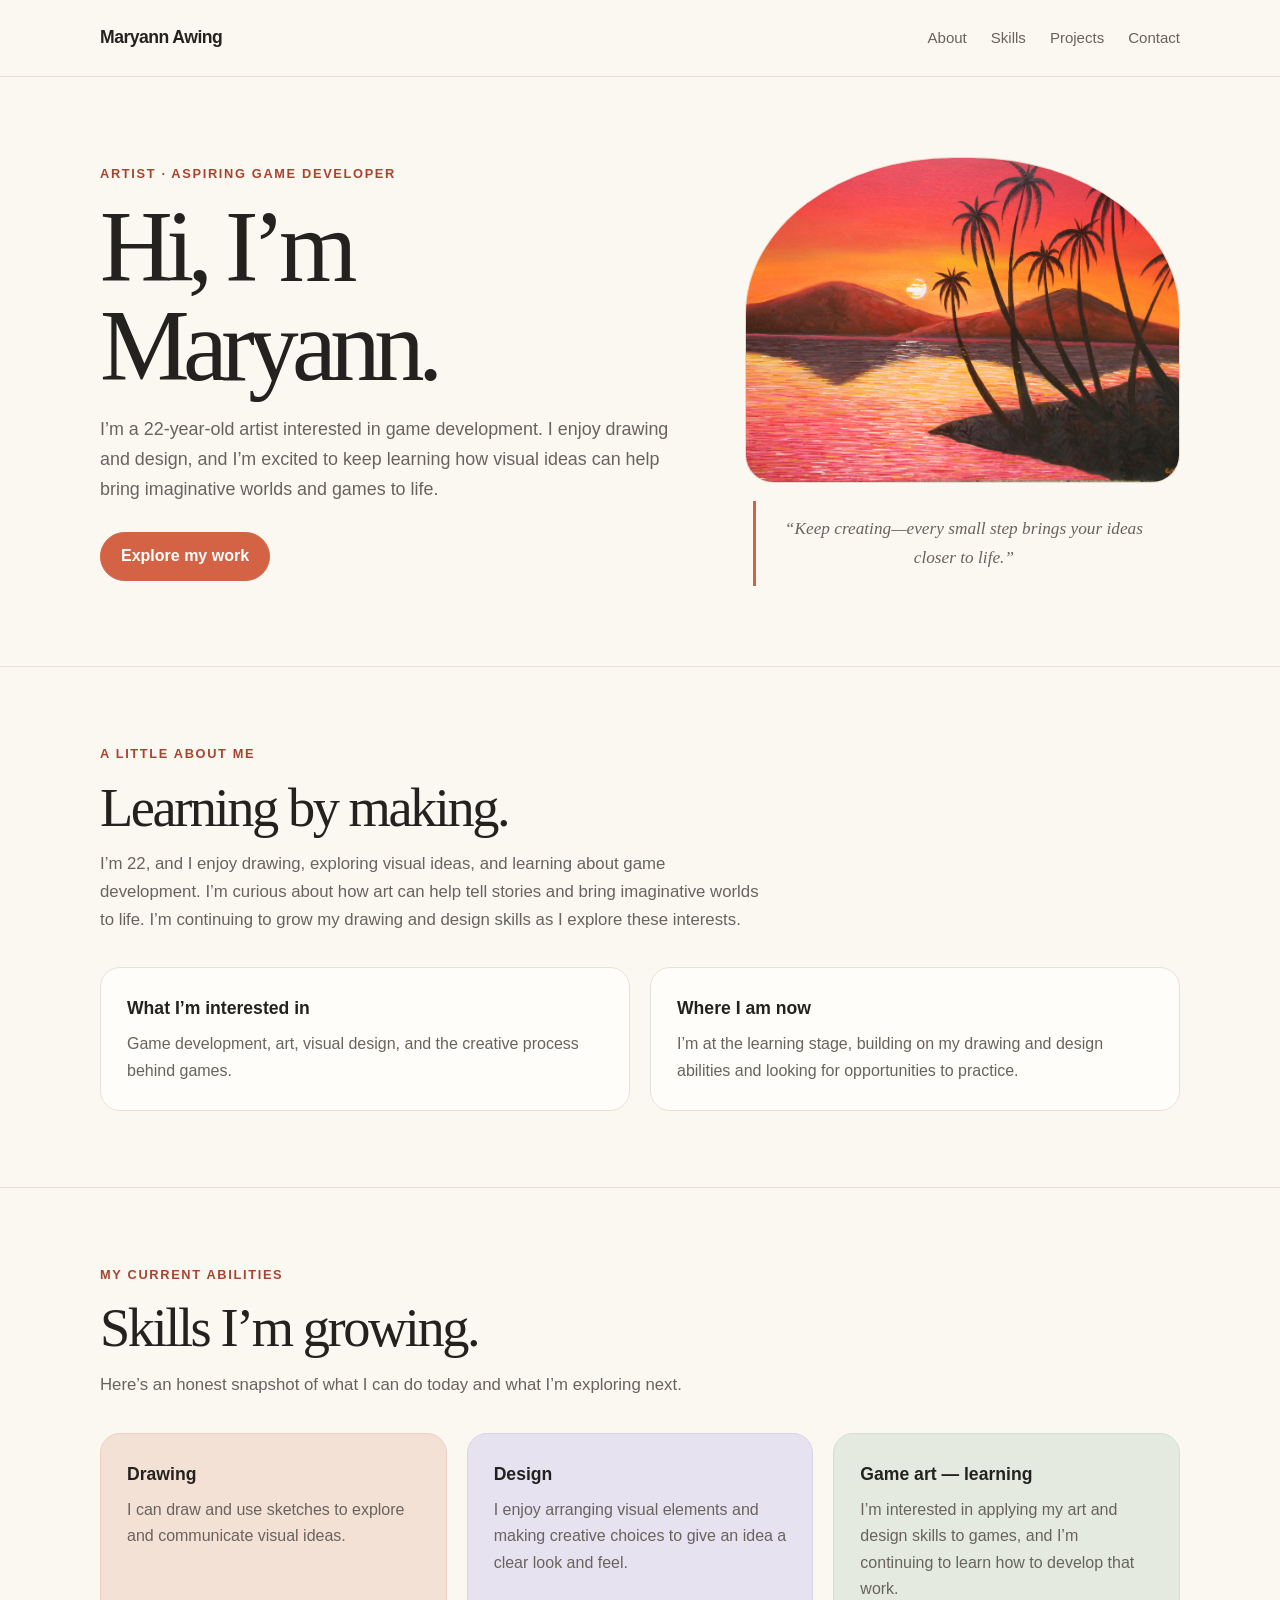
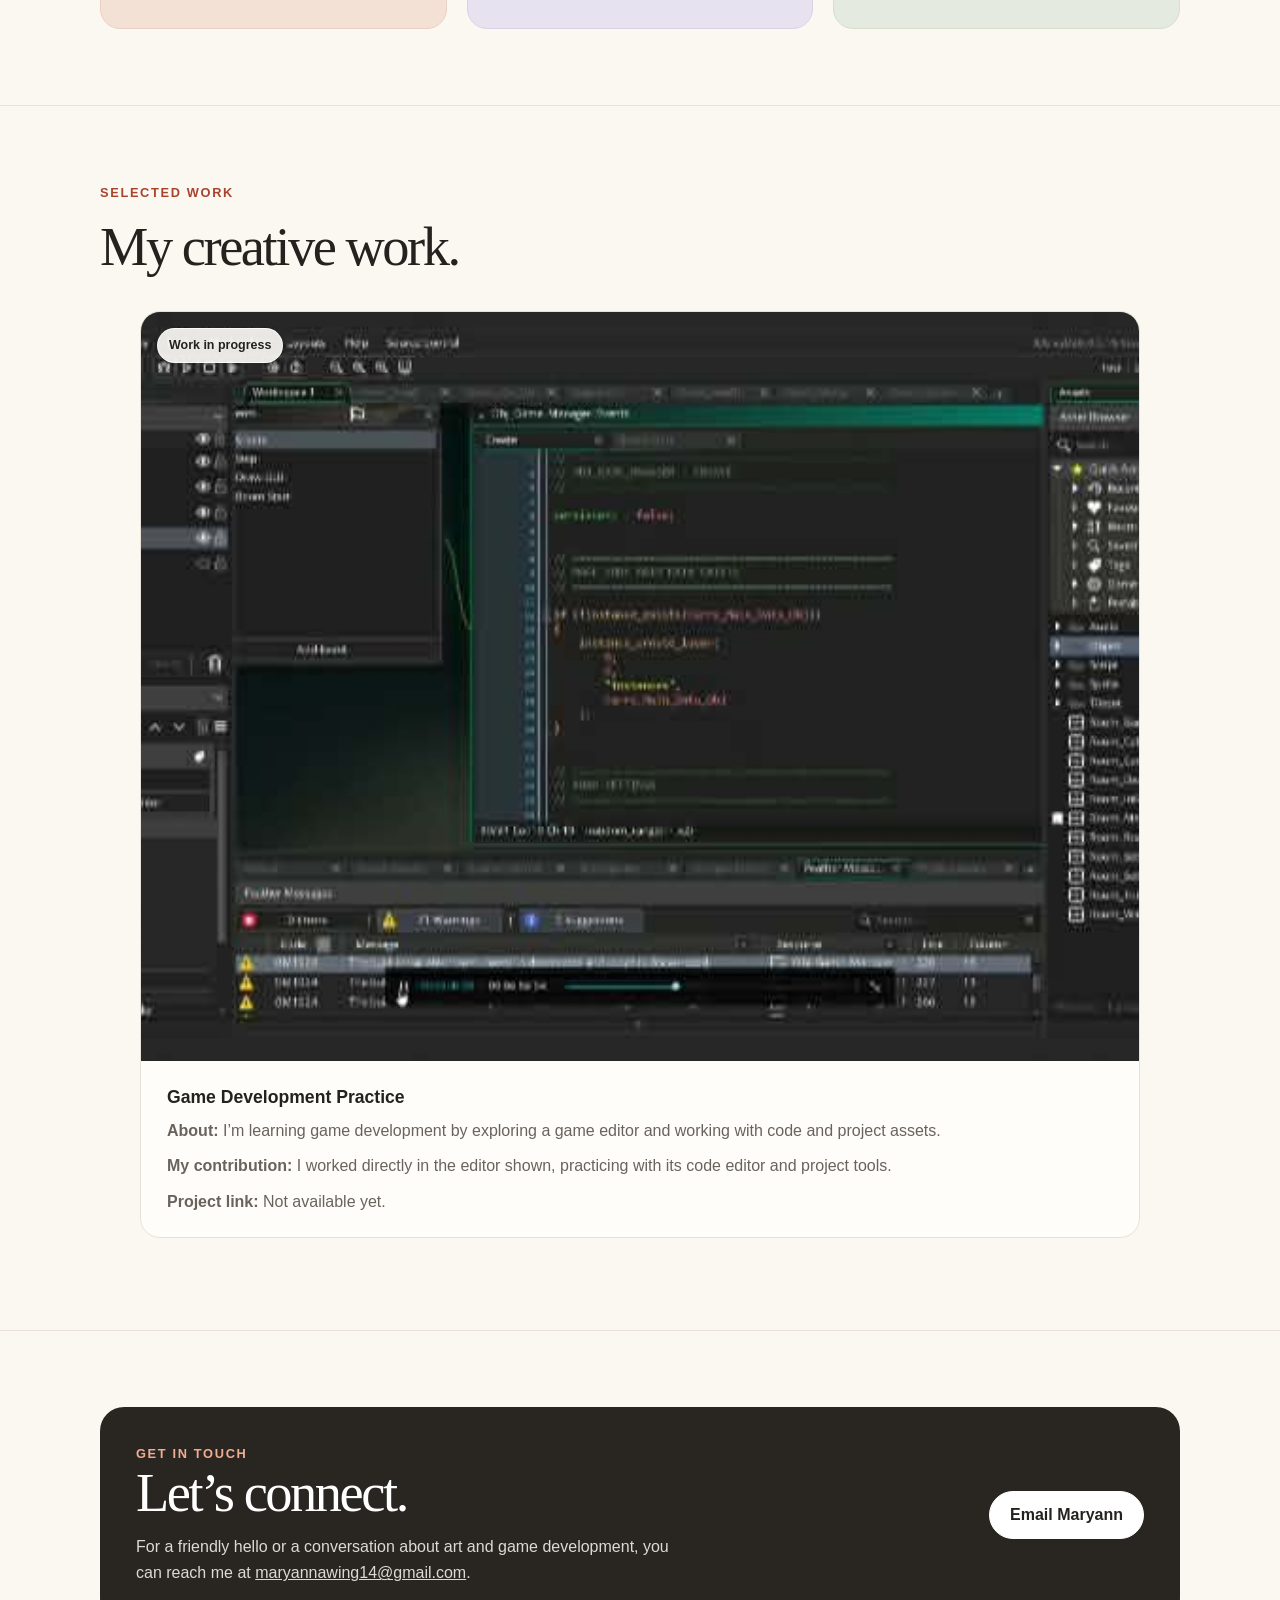
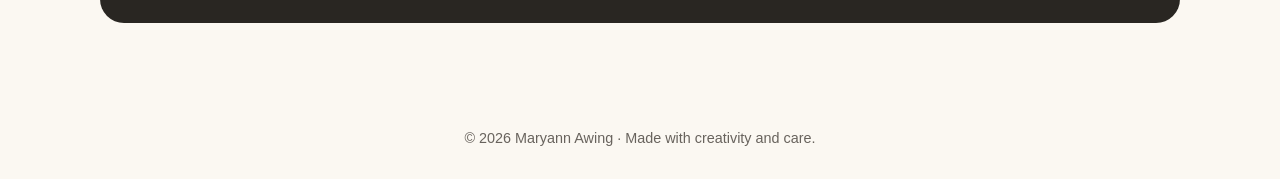
<file: index.html>
<!DOCTYPE html>
<html lang="en">
<head>
  <meta charset="UTF-8">
  <meta name="viewport" content="width=device-width, initial-scale=1">
  <meta name="description" content="The portfolio of Maryann Awing, an aspiring game developer and artist.">
  <title>Student Portfolio | Maryann Awing</title>
    <link rel="stylesheet" href="style.css">
</head>
<body>
  <header>
    <div class="topbar page-width">
      <a class="brand" href="#home">Maryann Awing</a>
      <nav aria-label="Main navigation">
        <a href="#about">About</a>
        <a href="#skills">Skills</a>
        <a href="#projects">Projects</a>
        <a href="#contact">Contact</a>
      </nav>
    </div>
  </header>

  <main>
    <section class="hero page-width" id="home">
      <div>
        <p class="eyebrow">Artist · Aspiring game developer</p>
        <h1>Hi, I’m Maryann.</h1>
        <p class="hero-copy">
          I’m a 22-year-old artist interested in game development. I enjoy drawing
          and design, and I’m excited to keep learning how visual ideas can help
          bring imaginative worlds and games to life.
        </p>
        <a class="button" href="#projects">Explore my work</a>
      </div>
      <div>
        <div class="art-card">
          <img src="maryann-nature-painting.png" alt="Maryann’s nature painting showing palm trees beside the water at sunset, photographed with a camera">
        </div>
        <p class="motivation-note">“Keep creating—every small step brings your ideas closer to life.”</p>
      </div>
    </section>

    <section class="section" id="about">
      <div class="page-width">
        <div class="section-heading">
          <p class="eyebrow">A little about me</p>
          <h2>Learning by making.</h2>
          <p class="about-copy">
            I’m 22, and I enjoy drawing, exploring visual ideas, and learning
            about game development. I’m curious about how art can help tell
            stories and bring imaginative worlds to life. I’m continuing to
            grow my drawing and design skills as I explore these interests.
          </p>
        </div>
        <div class="about-grid">
          <article class="info-card">
            <h3>What I’m interested in</h3>
            <p>Game development, art, visual design, and the creative process behind games.</p>
          </article>
          <article class="info-card">
            <h3>Where I am now</h3>
            <p>I’m at the learning stage, building on my drawing and design abilities and looking for opportunities to practice.</p>
          </article>
        </div>
      </div>
    </section>

    <section class="section" id="skills">
      <div class="page-width">
        <div class="section-heading">
          <p class="eyebrow">My current abilities</p>
          <h2>Skills I’m growing.</h2>
          <p class="section-intro">Here’s an honest snapshot of what I can do today and what I’m exploring next.</p>
        </div>
        <div class="skill-grid">
          <article class="skill-card">
            <h3>Drawing</h3>
            <p>I can draw and use sketches to explore and communicate visual ideas.</p>
          </article>
          <article class="skill-card">
            <h3>Design</h3>
            <p>I enjoy arranging visual elements and making creative choices to give an idea a clear look and feel.</p>
          </article>
          <article class="skill-card">
            <h3>Game art — learning</h3>
            <p>I’m interested in applying my art and design skills to games, and I’m continuing to learn how to develop that work.</p>
          </article>
        </div>
      </div>
    </section>

    <section class="section" id="projects">
      <div class="page-width">
        <div class="section-heading">
          <p class="eyebrow">Selected work</p>
          <h2>My creative work.</h2>
        </div>
        <figure class="project-card">
          <div class="project-image">
            <img src="game-development-practice.png" alt="Screenshot of a game development editor showing project assets and code">
            <span class="project-badge">Work in progress</span>
          </div>
          <figcaption class="project-caption">
            <h3>Game Development Practice</h3>
            <p><strong>About:</strong> I’m learning game development by exploring a game editor and working with code and project assets.</p>
            <p><strong>My contribution:</strong> I worked directly in the editor shown, practicing with its code editor and project tools.</p>
            <p><strong>Project link:</strong> Not available yet.</p>
          </figcaption>
        </figure>
      </div>
    </section>

    <section class="section" id="contact">
      <div class="page-width">
        <div class="contact-panel">
          <div>
            <p class="eyebrow">Get in touch</p>
            <h2>Let’s connect.</h2>
            <p>For a friendly hello or a conversation about art and game development, you can reach me at <a href="mailto:maryannawing14@gmail.com">maryannawing14@gmail.com</a>.</p>
          </div>
          <a class="button" href="mailto:maryannawing14@gmail.com">Email Maryann</a>
        </div>
      </div>
    </section>
  </main>

  <footer>
    <div class="page-width">© 2026 Maryann Awing · Made with creativity and care.</div>
  </footer>
</body>
</html>
</file>
<file: style.css>
:root {
      color-scheme: light;
      --ink: #24221f;
      --muted: #68635d;
      --paper: #fbf8f2;
      --surface: #fffdf9;
      --accent: #d46345;
      --accent-dark: #a8442e;
      --line: #e9e1d7;
      --peach: #f4e1d5;
      --lavender: #e7e2f0;
      --sage: #e4eadf;
      font-family: "Segoe UI", Arial, sans-serif;
    }

    * {
      box-sizing: border-box;
    }

    html {
      scroll-behavior: smooth;
    }

    body {
      margin: 0;
      background: var(--paper);
      color: var(--ink);
      line-height: 1.65;
    }

    a {
      color: inherit;
    }

    .page-width {
      width: min(1080px, calc(100% - 40px));
      margin-inline: auto;
    }

    header {
      border-bottom: 1px solid var(--line);
      background: rgba(251, 248, 242, 0.94);
    }

    .topbar {
      min-height: 76px;
      display: flex;
      justify-content: space-between;
      align-items: center;
      gap: 20px;
    }

    .brand {
      color: var(--ink);
      font-weight: 750;
      text-decoration: none;
      letter-spacing: -0.03em;
      font-size: 1.1rem;
    }

    nav {
      display: flex;
      flex-wrap: wrap;
      gap: 8px 24px;
    }

    nav a {
      color: var(--muted);
      text-decoration: none;
      font-size: 0.94rem;
    }

    nav a:hover,
    nav a:focus-visible {
      color: var(--accent-dark);
      text-decoration: underline;
      text-underline-offset: 5px;
    }

    main section {
      scroll-margin-top: 24px;
    }

    .hero {
      min-height: 560px;
      padding-block: 80px;
      display: grid;
      grid-template-columns: 1.15fr 0.85fr;
      gap: 56px;
      align-items: center;
    }

    .eyebrow {
      margin: 0 0 14px;
      color: var(--accent-dark);
      font-size: 0.8rem;
      font-weight: 750;
      letter-spacing: 0.13em;
      text-transform: uppercase;
    }

    h1,
    h2,
    h3,
    p {
      margin-top: 0;
    }

    h1 {
      max-width: 650px;
      margin-bottom: 20px;
      font-family: Georgia, "Times New Roman", serif;
      font-size: clamp(3.3rem, 8vw, 6.3rem);
      font-weight: 500;
      letter-spacing: -0.065em;
      line-height: 0.98;
    }

    .hero-copy {
      max-width: 570px;
      margin-bottom: 28px;
      color: var(--muted);
      font-size: 1.12rem;
    }

    .button {
      min-height: 48px;
      display: inline-flex;
      align-items: center;
      justify-content: center;
      padding: 10px 20px;
      border: 1px solid var(--accent);
      border-radius: 999px;
      background: var(--accent);
      color: white;
      font-weight: 700;
      text-decoration: none;
      transition: background 160ms ease, transform 160ms ease;
    }

    .button:hover {
      background: var(--accent-dark);
      transform: translateY(-2px);
    }

    .art-card {
      aspect-ratio: 4 / 3;
      position: relative;
      overflow: hidden;
      border: 1px solid #e8d8ca;
      border-radius: 48% 48% 28px 28px;
    }

    .art-card img {
      display: block;
      width: 100%;
      height: 100%;
      object-fit: cover;
    }

    .motivation-note {
      margin: 18px 8px 0;
      padding: 14px 18px;
      border-left: 3px solid var(--accent);
      color: var(--muted);
      font-family: Georgia, "Times New Roman", serif;
      font-size: 1.08rem;
      font-style: italic;
      text-align: center;
    }

    .section {
      padding-block: 76px;
      border-top: 1px solid var(--line);
    }

    .section-heading {
      max-width: 660px;
      margin-bottom: 34px;
    }

    h2 {
      margin-bottom: 12px;
      font-family: Georgia, "Times New Roman", serif;
      font-size: clamp(2.2rem, 5vw, 3.4rem);
      font-weight: 500;
      letter-spacing: -0.045em;
      line-height: 1.1;
    }

    .section-intro,
    .about-copy {
      color: var(--muted);
      font-size: 1.05rem;
    }

    .about-grid,
    .skill-grid {
      display: grid;
      grid-template-columns: repeat(2, minmax(0, 1fr));
      gap: 20px;
    }

    .info-card,
    .skill-card {
      padding: 26px;
      border: 1px solid var(--line);
      border-radius: 20px;
      background: var(--surface);
    }

    .info-card h3,
    .skill-card h3 {
      margin-bottom: 8px;
      font-size: 1.1rem;
    }

    .info-card p,
    .skill-card p {
      margin-bottom: 0;
      color: var(--muted);
    }

    .skill-grid {
      grid-template-columns: repeat(3, minmax(0, 1fr));
    }

    .skill-card:nth-child(1) {
      background: var(--peach);
      border-color: #ead1c1;
    }

    .skill-card:nth-child(2) {
      background: var(--lavender);
      border-color: #d9d2e6;
    }

    .skill-card:nth-child(3) {
      background: var(--sage);
      border-color: #d5dfce;
    }

    .project-card {
      overflow: hidden;
      border: 1px solid var(--line);
      border-radius: 20px;
      background: var(--surface);
    }

    .project-image {
      aspect-ratio: 4 / 3;
      position: relative;
      overflow: hidden;
      background: #e5e9df;
    }

    .project-image img {
      display: block;
      width: 100%;
      height: 100%;
      object-fit: cover;
      object-position: center 29%;
    }

    .project-badge {
      position: absolute;
      top: 16px;
      left: 16px;
      padding: 6px 11px;
      border: 1px solid rgba(255, 255, 255, 0.8);
      border-radius: 999px;
      background: rgba(255, 253, 249, 0.9);
      color: var(--ink);
      font-size: 0.78rem;
      font-weight: 700;
    }

    .project-caption {
      padding: 22px 26px;
    }

    .project-caption h3 {
      margin-bottom: 6px;
      font-size: 1.1rem;
    }

    .project-caption p {
      margin-bottom: 0;
      color: var(--muted);
    }

    .project-caption p + p {
      margin-top: 9px;
    }

    .contact-panel {
      display: flex;
      justify-content: space-between;
      align-items: center;
      gap: 30px;
      padding: 36px;
      border-radius: 24px;
      background: #292622;
      color: white;
    }

    .contact-panel .eyebrow {
      color: #f2ad91;
    }

    .contact-panel h2 {
      margin-bottom: 10px;
    }

    .contact-panel p {
      max-width: 560px;
      margin-bottom: 0;
      color: #ded9d2;
    }

    .contact-panel .button {
      flex: 0 0 auto;
      border-color: white;
      background: white;
      color: var(--ink);
    }

    .contact-panel .button:hover {
      background: #f2e9df;
    }

    footer {
      padding-block: 28px;
      color: var(--muted);
      font-size: 0.9rem;
      text-align: center;
    }

    @media (max-width: 720px) {
      .topbar {
        align-items: flex-start;
        flex-direction: column;
        padding-block: 18px;
      }

      nav {
        gap: 8px 18px;
      }

      .hero {
        min-height: auto;
        grid-template-columns: 1fr;
        gap: 36px;
        padding-block: 64px;
      }

      .art-card {
        max-width: 460px;
        width: 100%;
        margin-inline: auto;
      }

      .section {
        padding-block: 58px;
      }

      .skill-grid {
        grid-template-columns: 1fr;
      }

      .contact-panel {
        align-items: flex-start;
        flex-direction: column;
        padding: 28px;
      }
    }

    @media (max-width: 480px) {
      .page-width {
        width: min(100% - 28px, 1080px);
      }

      .about-grid {
        grid-template-columns: 1fr;
      }

      .info-card,
      .skill-card,
      .hero {
        padding-block: 48px;
      }

      h1 {
        font-size: clamp(3.1rem, 16vw, 4.4rem);
      }
    }

    @media (prefers-reduced-motion: reduce) {
      html {
        scroll-behavior: auto;
      }

      *,
      *::before,
      *::after {
        transition-duration: 0.01ms !important;
      }
    }
</file>
